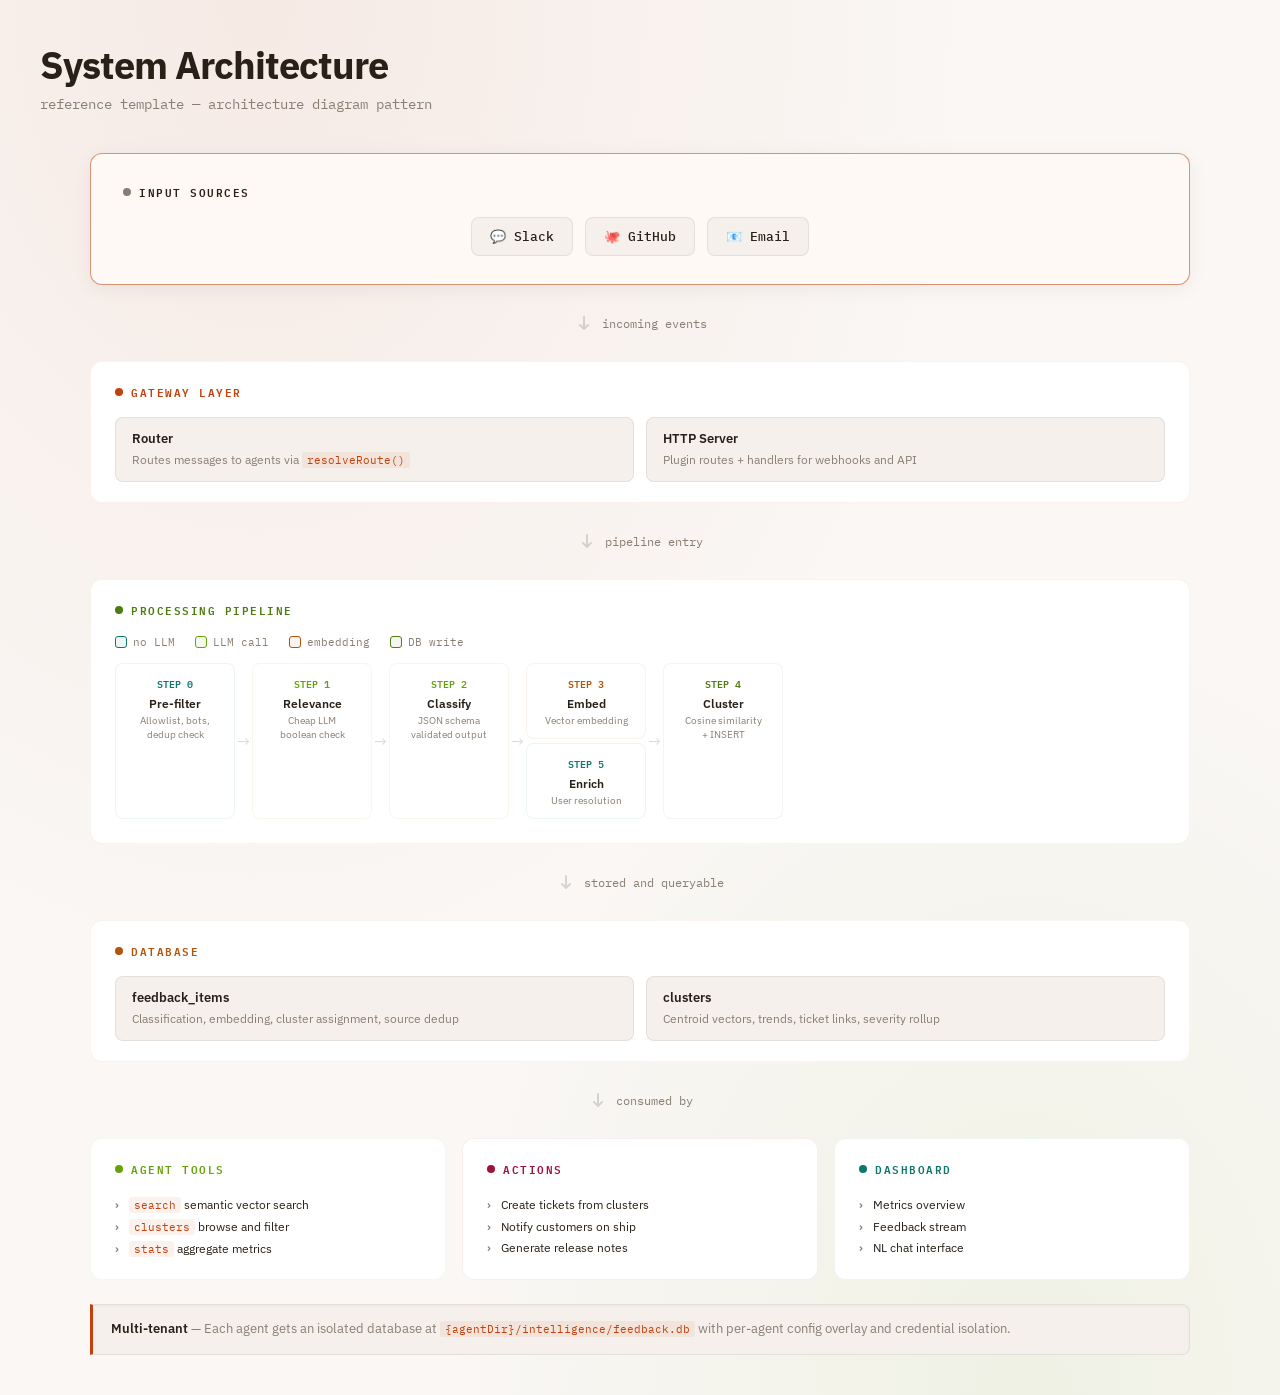
<file: .claude/skills/visual-explainer/templates/architecture.html>
<!DOCTYPE html>
<html lang="en">
<head>
<meta charset="UTF-8">
<meta name="viewport" content="width=device-width, initial-scale=1.0">
<title>Architecture Diagram — Reference Template</title>
<!--
  Reference template for the visual-explainer skill: CSS Grid architecture layout.
  Warm terracotta/sage palette — distinctly different from the teal (mermaid)
  and rose (data-table) templates so agents absorb variety, not a single palette.
  Key patterns demonstrated:
  - Warm non-default palette (terracotta + sage, NOT indigo/violet)
  - Depth tiers: hero (input sources), default (mid sections), recessed (callout)
  - Asymmetric background atmosphere (off-center gradient mesh)
  - Large heading (38px) for typographic contrast
  - Section cards with colored accent borders and dot labels
  - Vertical flow arrows between sections (inline SVG)
  - Horizontal pipeline with step boxes and arrow separators
  - Parallel branch within a pipeline
  - Color-coded legend, three-column output row
  - Staggered fade-in via --i CSS variable (works with interleaved elements)
  - Reduced motion respect, responsive single-column fallback
-->
<link rel="preconnect" href="https://fonts.googleapis.com">
<link rel="preconnect" href="https://fonts.gstatic.com" crossorigin>
<link href="https://fonts.googleapis.com/css2?family=IBM+Plex+Mono:wght@400;500;600&family=IBM+Plex+Sans:wght@400;500;600;700&display=swap" rel="stylesheet">
<style>
  /* ============ THEME ============ */
  :root {
    --font-body: 'IBM Plex Sans', system-ui, sans-serif;
    --font-mono: 'IBM Plex Mono', 'SF Mono', Consolas, monospace;

    /* Light theme — warm terracotta + sage palette */
    --bg: #faf7f5;
    --surface: #ffffff;
    --surface2: #f5f0ec;
    --surface-elevated: #fff9f5;
    --border: rgba(0, 0, 0, 0.07);
    --border-bright: rgba(0, 0, 0, 0.14);
    --text: #292017;
    --text-dim: #8a7e72;
    --accent: #c2410c;
    --accent-dim: rgba(194, 65, 12, 0.07);
    --green: #4d7c0f;
    --green-dim: rgba(77, 124, 15, 0.07);
    --orange: #b45309;
    --orange-dim: rgba(180, 83, 9, 0.07);
    --sage: #65a30d;
    --sage-dim: rgba(101, 163, 13, 0.07);
    --teal: #0f766e;
    --teal-dim: rgba(15, 118, 110, 0.07);
    --plum: #9f1239;
    --plum-dim: rgba(159, 18, 57, 0.07);
  }

  @media (prefers-color-scheme: dark) {
    :root {
      --bg: #1a1412;
      --surface: #231d1a;
      --surface2: #2e2622;
      --surface-elevated: #352d28;
      --border: rgba(255, 255, 255, 0.06);
      --border-bright: rgba(255, 255, 255, 0.12);
      --text: #ede5dd;
      --text-dim: #a69889;
      --accent: #fb923c;
      --accent-dim: rgba(251, 146, 60, 0.12);
      --green: #a3e635;
      --green-dim: rgba(163, 230, 53, 0.1);
      --orange: #fbbf24;
      --orange-dim: rgba(251, 191, 36, 0.1);
      --sage: #bef264;
      --sage-dim: rgba(190, 242, 100, 0.1);
      --teal: #5eead4;
      --teal-dim: rgba(94, 234, 212, 0.1);
      --plum: #fda4af;
      --plum-dim: rgba(253, 164, 175, 0.1);
    }
  }

  /* ============ RESET + BASE ============ */
  * { margin: 0; padding: 0; box-sizing: border-box; }

  body {
    background: var(--bg);
    background-image:
      radial-gradient(ellipse at 20% 0%, var(--accent-dim) 0%, transparent 50%),
      radial-gradient(ellipse at 80% 100%, var(--sage-dim) 0%, transparent 40%);
    color: var(--text);
    font-family: var(--font-body);
    padding: 40px;
    min-height: 100vh;
  }

  /* ============ ANIMATION ============ */
  @keyframes fadeUp {
    from { opacity: 0; transform: translateY(12px); }
    to { opacity: 1; transform: translateY(0); }
  }

  .section, .flow-arrow {
    animation: fadeUp 0.4s ease-out both;
    animation-delay: calc(var(--i, 0) * 0.06s);
  }

  @media (prefers-reduced-motion: reduce) {
    *, *::before, *::after {
      animation-duration: 0.01ms !important;
      animation-delay: 0ms !important;
      transition-duration: 0.01ms !important;
    }
  }

  /* ============ TYPOGRAPHY ============ */
  h1 {
    font-size: 38px;
    font-weight: 700;
    letter-spacing: -1px;
    margin-bottom: 6px;
    text-wrap: balance;
  }

  .subtitle {
    color: var(--text-dim);
    font-size: 14px;
    margin-bottom: 40px;
    font-family: var(--font-mono);
  }

  /* ============ LAYOUT ============ */
  .diagram {
    display: grid;
    grid-template-columns: 1fr;
    gap: 24px;
    max-width: 1100px;
    margin: 0 auto;
  }

  /* ============ SECTION CARD ============ */
  .section {
    background: var(--surface);
    border: 1px solid var(--border);
    border-radius: 12px;
    padding: 20px 24px;
  }

  .section--hero {
    background: var(--surface-elevated);
    border-color: color-mix(in srgb, var(--border) 50%, var(--accent) 50%);
    box-shadow: 0 4px 20px rgba(0, 0, 0, 0.06);
    padding: 28px 32px;
  }

  .section--recessed {
    background: var(--surface2);
    box-shadow: inset 0 1px 3px rgba(0, 0, 0, 0.04);
  }

  .section-label {
    font-family: var(--font-mono);
    font-size: 11px;
    font-weight: 600;
    text-transform: uppercase;
    letter-spacing: 1.5px;
    margin-bottom: 16px;
    display: flex;
    align-items: center;
    gap: 8px;
  }

  .section-label .dot {
    width: 8px;
    height: 8px;
    border-radius: 50%;
    display: inline-block;
  }

  /* Color variants */
  .section--accent { border-color: var(--accent-dim); }
  .section--accent .section-label { color: var(--accent); }
  .section--accent .section-label .dot { background: var(--accent); }

  .section--green { border-color: var(--green-dim); }
  .section--green .section-label { color: var(--green); }
  .section--green .section-label .dot { background: var(--green); }

  .section--orange { border-color: var(--orange-dim); }
  .section--orange .section-label { color: var(--orange); }
  .section--orange .section-label .dot { background: var(--orange); }

  .section--sage { border-color: var(--sage-dim); }
  .section--sage .section-label { color: var(--sage); }
  .section--sage .section-label .dot { background: var(--sage); }

  .section--teal { border-color: var(--teal-dim); }
  .section--teal .section-label { color: var(--teal); }
  .section--teal .section-label .dot { background: var(--teal); }

  .section--plum { border-color: var(--plum-dim); }
  .section--plum .section-label { color: var(--plum); }
  .section--plum .section-label .dot { background: var(--plum); }

  /* ============ INNER GRID ============ */
  .inner-grid {
    display: grid;
    grid-template-columns: 1fr 1fr;
    gap: 12px;
  }

  .inner-card {
    background: var(--surface2);
    border: 1px solid var(--border);
    border-radius: 8px;
    padding: 12px 16px;
  }

  .inner-card .title {
    font-weight: 600;
    font-size: 13px;
    margin-bottom: 4px;
  }

  .inner-card .desc {
    color: var(--text-dim);
    font-size: 12px;
    line-height: 1.5;
  }

  .inner-card code {
    font-family: var(--font-mono);
    font-size: 11px;
    background: var(--accent-dim);
    color: var(--accent);
    padding: 1px 5px;
    border-radius: 3px;
  }

  /* ============ FLOW ARROW ============ */
  .flow-arrow {
    display: flex;
    justify-content: center;
    align-items: center;
    gap: 8px;
    color: var(--text-dim);
    font-family: var(--font-mono);
    font-size: 12px;
    padding: 4px 0;
  }

  .flow-arrow svg {
    width: 20px;
    height: 20px;
    fill: none;
    stroke: var(--border-bright);
    stroke-width: 2;
    stroke-linecap: round;
    stroke-linejoin: round;
  }

  /* ============ PIPELINE ============ */
  .pipeline {
    display: flex;
    gap: 0;
    align-items: stretch;
    overflow-x: auto;
    padding-bottom: 4px;
  }

  .pipeline-step {
    background: var(--surface);
    border: 1px solid var(--border);
    border-radius: 8px;
    padding: 10px 12px;
    min-width: 120px;
    flex-shrink: 0;
    text-align: center;
  }

  .pipeline-step .step-num {
    font-family: var(--font-mono);
    font-size: 10px;
    font-weight: 600;
    margin-bottom: 4px;
  }

  .pipeline-step .step-name {
    font-size: 12px;
    font-weight: 600;
    margin-bottom: 3px;
  }

  .pipeline-step .step-detail {
    font-size: 10px;
    color: var(--text-dim);
    line-height: 1.4;
  }

  /* Step color variants */
  .pipeline-step--teal { border-color: var(--teal-dim); }
  .pipeline-step--teal .step-num { color: var(--teal); }

  .pipeline-step--sage { border-color: var(--sage-dim); }
  .pipeline-step--sage .step-num { color: var(--sage); }

  .pipeline-step--orange { border-color: var(--orange-dim); }
  .pipeline-step--orange .step-num { color: var(--orange); }

  .pipeline-step--green { border-color: var(--green-dim); }
  .pipeline-step--green .step-num { color: var(--green); }

  .pipeline-arrow {
    display: flex;
    align-items: center;
    padding: 0 2px;
    color: var(--border-bright);
    font-size: 16px;
    flex-shrink: 0;
  }

  .pipeline-parallel {
    display: flex;
    flex-direction: column;
    gap: 4px;
  }

  /* ============ THREE COLUMN ROW ============ */
  .three-col {
    display: grid;
    grid-template-columns: 1fr 1fr 1fr;
    gap: 16px;
  }

  /* ============ LIST ============ */
  .node-list {
    list-style: none;
    font-size: 12px;
    line-height: 1.8;
  }

  .node-list li {
    padding-left: 14px;
    position: relative;
  }

  .node-list li::before {
    content: '›';
    color: var(--text-dim);
    font-weight: 600;
    position: absolute;
    left: 0;
  }

  .node-list code {
    font-family: var(--font-mono);
    font-size: 11px;
    background: var(--accent-dim);
    color: var(--accent);
    padding: 1px 5px;
    border-radius: 3px;
  }

  /* ============ CALLOUT ============ */
  .callout {
    background: var(--surface2);
    border: 1px solid var(--border);
    border-left: 3px solid var(--accent);
    border-radius: 0 8px 8px 0;
    padding: 14px 18px;
    font-size: 13px;
    line-height: 1.6;
    color: var(--text-dim);
  }

  .callout strong { color: var(--text); font-weight: 600; }

  .callout code {
    font-family: var(--font-mono);
    font-size: 11px;
    background: var(--accent-dim);
    color: var(--accent);
    padding: 1px 5px;
    border-radius: 3px;
  }

  /* ============ LEGEND ============ */
  .legend {
    display: flex;
    gap: 20px;
    flex-wrap: wrap;
  }

  .legend-item {
    display: flex;
    align-items: center;
    gap: 6px;
    font-size: 11px;
    color: var(--text-dim);
    font-family: var(--font-mono);
  }

  .legend-swatch {
    width: 12px;
    height: 12px;
    border-radius: 3px;
  }

  /* ============ SOURCE PILLS ============ */
  .sources {
    display: flex;
    gap: 12px;
    flex-wrap: wrap;
    justify-content: center;
  }

  .source {
    background: var(--surface2);
    border: 1px solid var(--border);
    border-radius: 8px;
    padding: 10px 18px;
    font-family: var(--font-mono);
    font-size: 13px;
    font-weight: 500;
    display: flex;
    align-items: center;
    gap: 8px;
    transition: border-color 0.2s;
  }

  .source:hover { border-color: var(--border-bright); }

  /* ============ RESPONSIVE ============ */
  @media (max-width: 768px) {
    body { padding: 20px; }
    .inner-grid { grid-template-columns: 1fr; }
    .three-col { grid-template-columns: 1fr; }
    .pipeline { flex-wrap: wrap; gap: 6px; }
    .pipeline-arrow { display: none; }
  }
</style>
</head>
<body>

<h1>System Architecture</h1>
<p class="subtitle">reference template &mdash; architecture diagram pattern</p>

<div class="diagram">

  <!-- Source pills row — hero depth for the entry point -->
  <div class="section section--hero" style="--i:0">
    <div class="section-label"><span class="dot" style="background:var(--text-dim)"></span> Input Sources</div>
    <div class="sources">
      <div class="source"><span>💬</span> Slack</div>
      <div class="source"><span>🐙</span> GitHub</div>
      <div class="source"><span>📧</span> Email</div>
    </div>
  </div>

  <!-- Flow arrow -->
  <div class="flow-arrow" style="--i:1">
    <svg viewBox="0 0 20 20"><path d="M10 4 L10 16 M6 12 L10 16 L14 12"/></svg>
    incoming events
  </div>

  <!-- Gateway section with inner grid -->
  <div class="section section--accent" style="--i:2">
    <div class="section-label"><span class="dot"></span> Gateway Layer</div>
    <div class="inner-grid">
      <div class="inner-card">
        <div class="title">Router</div>
        <div class="desc">Routes messages to agents via <code>resolveRoute()</code></div>
      </div>
      <div class="inner-card">
        <div class="title">HTTP Server</div>
        <div class="desc">Plugin routes + handlers for webhooks and API</div>
      </div>
    </div>
  </div>

  <div class="flow-arrow" style="--i:3">
    <svg viewBox="0 0 20 20"><path d="M10 4 L10 16 M6 12 L10 16 L14 12"/></svg>
    pipeline entry
  </div>

  <!-- Pipeline section -->
  <div class="section section--green" style="--i:4">
    <div class="section-label"><span class="dot"></span> Processing Pipeline</div>
    <div class="legend" style="margin-bottom:14px">
      <div class="legend-item"><div class="legend-swatch" style="background:var(--teal-dim);border:1px solid var(--teal)"></div>no LLM</div>
      <div class="legend-item"><div class="legend-swatch" style="background:var(--sage-dim);border:1px solid var(--sage)"></div>LLM call</div>
      <div class="legend-item"><div class="legend-swatch" style="background:var(--orange-dim);border:1px solid var(--orange)"></div>embedding</div>
      <div class="legend-item"><div class="legend-swatch" style="background:var(--green-dim);border:1px solid var(--green)"></div>DB write</div>
    </div>
    <div class="pipeline">
      <div class="pipeline-step pipeline-step--teal">
        <div class="step-num">STEP 0</div>
        <div class="step-name">Pre-filter</div>
        <div class="step-detail">Allowlist, bots,<br>dedup check</div>
      </div>
      <div class="pipeline-arrow">→</div>
      <div class="pipeline-step pipeline-step--sage">
        <div class="step-num">STEP 1</div>
        <div class="step-name">Relevance</div>
        <div class="step-detail">Cheap LLM<br>boolean check</div>
      </div>
      <div class="pipeline-arrow">→</div>
      <div class="pipeline-step pipeline-step--sage">
        <div class="step-num">STEP 2</div>
        <div class="step-name">Classify</div>
        <div class="step-detail">JSON schema<br>validated output</div>
      </div>
      <div class="pipeline-arrow">→</div>
      <div class="pipeline-parallel">
        <div class="pipeline-step pipeline-step--orange">
          <div class="step-num">STEP 3</div>
          <div class="step-name">Embed</div>
          <div class="step-detail">Vector embedding</div>
        </div>
        <div class="pipeline-step pipeline-step--teal">
          <div class="step-num">STEP 5</div>
          <div class="step-name">Enrich</div>
          <div class="step-detail">User resolution</div>
        </div>
      </div>
      <div class="pipeline-arrow">→</div>
      <div class="pipeline-step pipeline-step--green">
        <div class="step-num">STEP 4</div>
        <div class="step-name">Cluster</div>
        <div class="step-detail">Cosine similarity<br>+ INSERT</div>
      </div>
    </div>
  </div>

  <div class="flow-arrow" style="--i:5">
    <svg viewBox="0 0 20 20"><path d="M10 4 L10 16 M6 12 L10 16 L14 12"/></svg>
    stored and queryable
  </div>

  <!-- Database section -->
  <div class="section section--orange" style="--i:6">
    <div class="section-label"><span class="dot"></span> Database</div>
    <div class="inner-grid">
      <div class="inner-card">
        <div class="title">feedback_items</div>
        <div class="desc">Classification, embedding, cluster assignment, source dedup</div>
      </div>
      <div class="inner-card">
        <div class="title">clusters</div>
        <div class="desc">Centroid vectors, trends, ticket links, severity rollup</div>
      </div>
    </div>
  </div>

  <div class="flow-arrow" style="--i:7">
    <svg viewBox="0 0 20 20"><path d="M10 4 L10 16 M6 12 L10 16 L14 12"/></svg>
    consumed by
  </div>

  <!-- Three column output -->
  <div class="three-col">
    <div class="section section--sage" style="--i:8">
      <div class="section-label"><span class="dot"></span> Agent Tools</div>
      <ul class="node-list">
        <li><code>search</code> semantic vector search</li>
        <li><code>clusters</code> browse and filter</li>
        <li><code>stats</code> aggregate metrics</li>
      </ul>
    </div>
    <div class="section section--plum" style="--i:9">
      <div class="section-label"><span class="dot"></span> Actions</div>
      <ul class="node-list">
        <li>Create tickets from clusters</li>
        <li>Notify customers on ship</li>
        <li>Generate release notes</li>
      </ul>
    </div>
    <div class="section section--teal" style="--i:10">
      <div class="section-label"><span class="dot"></span> Dashboard</div>
      <ul class="node-list">
        <li>Metrics overview</li>
        <li>Feedback stream</li>
        <li>NL chat interface</li>
      </ul>
    </div>
  </div>

  <!-- Callout — recessed depth for secondary info -->
  <div class="callout section section--recessed" style="--i:11">
    <strong>Multi-tenant</strong> &mdash; Each agent gets an isolated database at
    <code>{agentDir}/intelligence/feedback.db</code> with per-agent config overlay
    and credential isolation.
  </div>

</div>

</body>
</html>
</file>
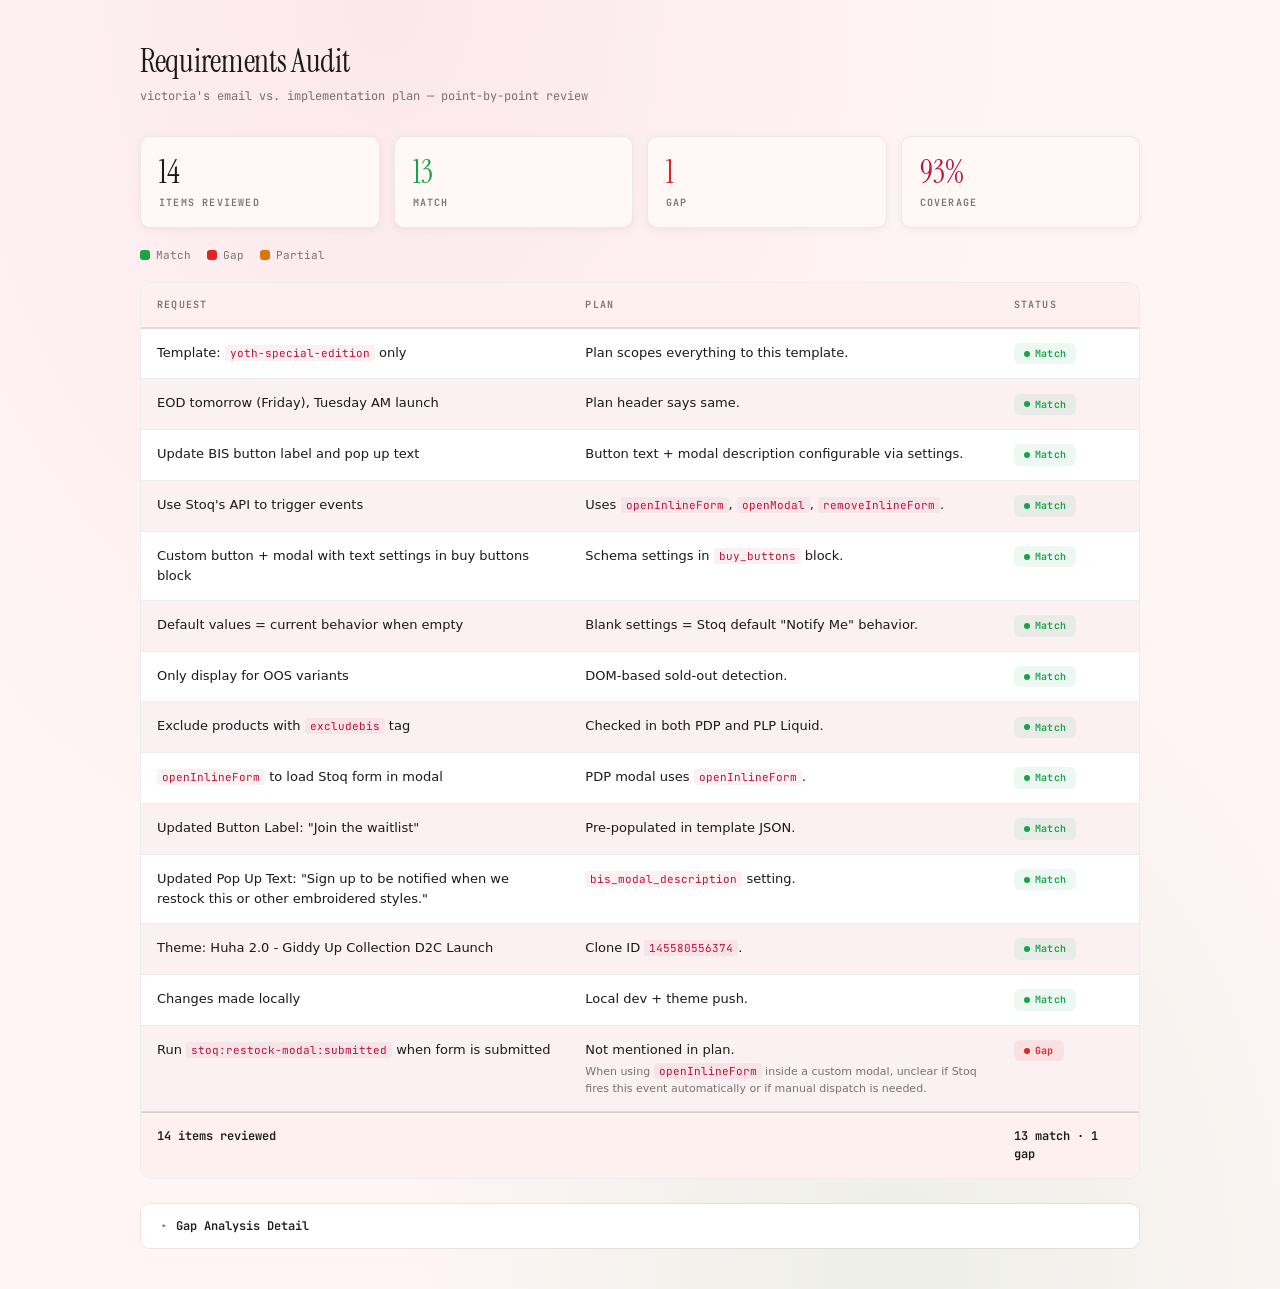
<file: .claude/skills/visual-explainer/templates/data-table.html>
<!DOCTYPE html>
<html lang="en">
<head>
<meta charset="UTF-8">
<meta name="viewport" content="width=device-width, initial-scale=1.0">
<title>Requirements Audit — Reference Template</title>
<!--
  Reference template for the visual-explainer skill: data tables.
  Rose/cranberry palette — distinctly different from terracotta (architecture)
  and teal (mermaid) templates so agents absorb variety.
  Key patterns demonstrated:
  - Rose/cranberry palette (NOT indigo/violet)
  - KPI summary cards above the table (visual hook before the data)
  - Collapsible <details> section (replaces static callout)
  - Depth tiers: elevated KPIs, default table, collapsible for secondary
  - Real <table> element with sticky header, alternating rows
  - Status indicator badges (match, gap, partial)
  - Text wrapping in wide columns, code references in cells
  - Summary footer row with aggregate status
  - Staggered row animation via --i variable
  - Both light and dark themes via prefers-color-scheme
  - Responsive horizontal scroll wrapper
-->
<link rel="preconnect" href="https://fonts.googleapis.com">
<link rel="preconnect" href="https://fonts.gstatic.com" crossorigin>
<link href="https://fonts.googleapis.com/css2?family=Instrument+Serif&family=JetBrains+Mono:wght@400;500;600&display=swap" rel="stylesheet">
<style>
  /* ============ THEME ============ */
  :root {
    --font-body: 'Instrument Serif', 'Georgia', serif;
    --font-mono: 'JetBrains Mono', 'SF Mono', Consolas, monospace;
    --font-sans: system-ui, -apple-system, sans-serif;

    --bg: #fff5f5;
    --surface: #ffffff;
    --surface2: #fef0ee;
    --surface-elevated: #fff8f7;
    --border: rgba(0, 0, 0, 0.07);
    --border-bright: rgba(0, 0, 0, 0.14);
    --text: #1c1917;
    --text-dim: #78716c;
    --accent: #be123c;
    --accent-dim: rgba(190, 18, 60, 0.06);
    --green: #16a34a;
    --green-dim: rgba(22, 163, 74, 0.08);
    --red: #dc2626;
    --red-dim: rgba(220, 38, 38, 0.08);
    --orange: #d97706;
    --orange-dim: rgba(217, 119, 6, 0.08);
  }

  @media (prefers-color-scheme: dark) {
    :root {
      --bg: #1a0a0a;
      --surface: #231414;
      --surface2: #2e1b1b;
      --surface-elevated: #351f1f;
      --border: rgba(255, 255, 255, 0.06);
      --border-bright: rgba(255, 255, 255, 0.12);
      --text: #fde2e2;
      --text-dim: #c9a3a3;
      --accent: #fb7185;
      --accent-dim: rgba(251, 113, 133, 0.12);
      --green: #4ade80;
      --green-dim: rgba(74, 222, 128, 0.1);
      --red: #f87171;
      --red-dim: rgba(248, 113, 113, 0.1);
      --orange: #fbbf24;
      --orange-dim: rgba(251, 191, 36, 0.1);
    }
  }

  /* ============ RESET + BASE ============ */
  * { margin: 0; padding: 0; box-sizing: border-box; }

  body {
    background: var(--bg);
    background-image:
      radial-gradient(ellipse at 30% 0%, var(--accent-dim) 0%, transparent 50%),
      radial-gradient(ellipse at 70% 100%, var(--green-dim) 0%, transparent 40%);
    color: var(--text);
    font-family: var(--font-sans);
    padding: 40px;
    min-height: 100vh;
  }

  /* ============ ANIMATION ============ */
  @keyframes fadeUp {
    from { opacity: 0; transform: translateY(10px); }
    to { opacity: 1; transform: translateY(0); }
  }

  .animate {
    animation: fadeUp 0.35s ease-out both;
    animation-delay: calc(var(--i, 0) * 0.04s);
  }

  @media (prefers-reduced-motion: reduce) {
    *, *::before, *::after {
      animation-duration: 0.01ms !important;
      animation-delay: 0ms !important;
      transition-duration: 0.01ms !important;
    }
  }

  /* ============ CONTAINER ============ */
  .container {
    max-width: 1000px;
    margin: 0 auto;
  }

  /* ============ HEADER ============ */
  h1 {
    font-family: var(--font-body);
    font-size: 32px;
    font-weight: 400;
    letter-spacing: -0.3px;
    margin-bottom: 6px;
  }

  .subtitle {
    color: var(--text-dim);
    font-family: var(--font-mono);
    font-size: 12px;
    margin-bottom: 32px;
  }

  /* ============ LEGEND ============ */
  .legend {
    display: flex;
    gap: 16px;
    flex-wrap: wrap;
    margin-bottom: 20px;
  }

  .legend-item {
    display: flex;
    align-items: center;
    gap: 6px;
    font-family: var(--font-mono);
    font-size: 11px;
    color: var(--text-dim);
  }

  .legend-swatch {
    width: 10px;
    height: 10px;
    border-radius: 3px;
  }

  /* ============ TABLE WRAPPER ============ */
  .table-wrap {
    background: var(--surface);
    border: 1px solid var(--border);
    border-radius: 12px;
    overflow: hidden;
    margin-bottom: 24px;
  }

  .table-scroll {
    overflow-x: auto;
    -webkit-overflow-scrolling: touch;
  }

  /* ============ TABLE ============ */
  .data-table {
    width: 100%;
    border-collapse: collapse;
    font-size: 13px;
    line-height: 1.55;
  }

  /* Header */
  .data-table thead {
    position: sticky;
    top: 0;
    z-index: 2;
  }

  .data-table th {
    background: var(--surface2);
    font-family: var(--font-mono);
    font-size: 10px;
    font-weight: 600;
    text-transform: uppercase;
    letter-spacing: 1.2px;
    color: var(--text-dim);
    text-align: left;
    padding: 14px 16px;
    border-bottom: 2px solid var(--border-bright);
    white-space: nowrap;
  }

  /* Cells */
  .data-table td {
    padding: 14px 16px;
    border-bottom: 1px solid var(--border);
    vertical-align: top;
  }

  .data-table tbody tr:last-child td {
    border-bottom: none;
  }

  /* Wide text column */
  .data-table .wide {
    min-width: 220px;
    max-width: 440px;
  }

  /* Alternating rows */
  .data-table tbody tr:nth-child(even) {
    background: var(--accent-dim);
  }

  /* Row hover + animation stagger */
  .data-table tbody tr {
    transition: background 0.15s ease;
    animation: fadeUp 0.35s ease-out both;
    animation-delay: calc(var(--i, 0) * 0.04s);
  }

  .data-table tbody tr:hover {
    background: var(--border);
  }

  /* Code in cells */
  .data-table code {
    font-family: var(--font-mono);
    font-size: 11px;
    background: var(--accent-dim);
    color: var(--accent);
    padding: 1px 5px;
    border-radius: 3px;
  }

  /* Secondary text */
  .data-table small {
    display: block;
    color: var(--text-dim);
    font-size: 11px;
    margin-top: 3px;
  }

  /* ============ STATUS BADGES ============ */
  .status {
    display: inline-flex;
    align-items: center;
    gap: 5px;
    font-family: var(--font-mono);
    font-size: 10px;
    font-weight: 600;
    padding: 3px 10px;
    border-radius: 6px;
    white-space: nowrap;
    letter-spacing: 0.3px;
  }

  .status--match {
    background: var(--green-dim);
    color: var(--green);
  }

  .status--gap {
    background: var(--red-dim);
    color: var(--red);
  }

  .status--partial {
    background: var(--orange-dim);
    color: var(--orange);
  }

  /* Dot before status text */
  .status::before {
    content: '';
    width: 6px;
    height: 6px;
    border-radius: 50%;
    background: currentColor;
  }

  /* ============ FOOTER ROW ============ */
  .data-table tfoot td {
    background: var(--surface2);
    font-weight: 600;
    font-family: var(--font-mono);
    font-size: 12px;
    border-top: 2px solid var(--border-bright);
    border-bottom: none;
    padding: 14px 16px;
  }

  /* ============ KPI SUMMARY ============ */
  .kpi-row {
    display: grid;
    grid-template-columns: repeat(auto-fit, minmax(140px, 1fr));
    gap: 14px;
    margin-bottom: 20px;
  }

  .kpi-card {
    background: var(--surface-elevated, var(--surface));
    border: 1px solid var(--border);
    border-radius: 10px;
    padding: 18px;
    box-shadow: 0 2px 8px rgba(0, 0, 0, 0.05);
  }

  .kpi-card__value {
    font-family: var(--font-body);
    font-size: 32px;
    font-weight: 400;
    line-height: 1.1;
    font-variant-numeric: tabular-nums;
  }

  .kpi-card__value--green { color: var(--green); }
  .kpi-card__value--red { color: var(--red); }
  .kpi-card__value--orange { color: var(--orange); }

  .kpi-card__label {
    font-family: var(--font-mono);
    font-size: 10px;
    font-weight: 600;
    text-transform: uppercase;
    letter-spacing: 1.2px;
    color: var(--text-dim);
    margin-top: 6px;
  }

  /* ============ COLLAPSIBLE ============ */
  details.collapsible {
    border: 1px solid var(--border);
    border-radius: 10px;
    overflow: hidden;
  }

  details.collapsible summary {
    padding: 14px 20px;
    background: var(--surface);
    font-family: var(--font-mono);
    font-size: 12px;
    font-weight: 600;
    cursor: pointer;
    list-style: none;
    display: flex;
    align-items: center;
    gap: 8px;
    color: var(--text);
    transition: background 0.15s ease;
  }

  details.collapsible summary:hover {
    background: var(--surface-elevated, var(--surface));
  }

  details.collapsible summary::-webkit-details-marker { display: none; }

  details.collapsible summary::before {
    content: '▸';
    font-size: 11px;
    color: var(--text-dim);
    transition: transform 0.15s ease;
  }

  details.collapsible[open] summary::before {
    transform: rotate(90deg);
  }

  details.collapsible .collapsible__body {
    padding: 16px 20px;
    border-top: 1px solid var(--border);
    font-size: 13px;
    line-height: 1.6;
    color: var(--text-dim);
  }

  details.collapsible .collapsible__body strong {
    color: var(--text);
    font-weight: 600;
  }

  details.collapsible .collapsible__body code {
    font-family: var(--font-mono);
    font-size: 11px;
    background: var(--accent-dim);
    color: var(--accent);
    padding: 1px 5px;
    border-radius: 3px;
  }

  /* ============ RESPONSIVE ============ */
  @media (max-width: 768px) {
    body { padding: 16px; }
    h1 { font-size: 24px; }
    .data-table th,
    .data-table td { padding: 10px 12px; }
  }
</style>
</head>
<body>

<div class="container">

  <h1 class="animate" style="--i:0">Requirements Audit</h1>
  <p class="subtitle animate" style="--i:1">victoria's email vs. implementation plan &mdash; point-by-point review</p>

  <div class="kpi-row animate" style="--i:2">
    <div class="kpi-card">
      <div class="kpi-card__value">14</div>
      <div class="kpi-card__label">Items Reviewed</div>
    </div>
    <div class="kpi-card">
      <div class="kpi-card__value kpi-card__value--green">13</div>
      <div class="kpi-card__label">Match</div>
    </div>
    <div class="kpi-card">
      <div class="kpi-card__value kpi-card__value--red">1</div>
      <div class="kpi-card__label">Gap</div>
    </div>
    <div class="kpi-card">
      <div class="kpi-card__value" style="color:var(--accent)">93%</div>
      <div class="kpi-card__label">Coverage</div>
    </div>
  </div>

  <div class="legend animate" style="--i:3">
    <div class="legend-item"><div class="legend-swatch" style="background:var(--green)"></div> Match</div>
    <div class="legend-item"><div class="legend-swatch" style="background:var(--red)"></div> Gap</div>
    <div class="legend-item"><div class="legend-swatch" style="background:var(--orange)"></div> Partial</div>
  </div>

  <div class="table-wrap animate" style="--i:4">
    <div class="table-scroll">
      <table class="data-table">
        <thead>
          <tr>
            <th class="wide">Request</th>
            <th class="wide">Plan</th>
            <th>Status</th>
          </tr>
        </thead>
        <tbody>
          <tr style="--i:4">
            <td class="wide">Template: <code>yoth-special-edition</code> only</td>
            <td class="wide">Plan scopes everything to this template.</td>
            <td><span class="status status--match">Match</span></td>
          </tr>
          <tr style="--i:5">
            <td class="wide">EOD tomorrow (Friday), Tuesday AM launch</td>
            <td class="wide">Plan header says same.</td>
            <td><span class="status status--match">Match</span></td>
          </tr>
          <tr style="--i:6">
            <td class="wide">Update BIS button label and pop up text</td>
            <td class="wide">Button text + modal description configurable via settings.</td>
            <td><span class="status status--match">Match</span></td>
          </tr>
          <tr style="--i:7">
            <td class="wide">Use Stoq's API to trigger events</td>
            <td class="wide">Uses <code>openInlineForm</code>, <code>openModal</code>, <code>removeInlineForm</code>.</td>
            <td><span class="status status--match">Match</span></td>
          </tr>
          <tr style="--i:8">
            <td class="wide">Custom button + modal with text settings in buy buttons block</td>
            <td class="wide">Schema settings in <code>buy_buttons</code> block.</td>
            <td><span class="status status--match">Match</span></td>
          </tr>
          <tr style="--i:9">
            <td class="wide">Default values = current behavior when empty</td>
            <td class="wide">Blank settings = Stoq default "Notify Me" behavior.</td>
            <td><span class="status status--match">Match</span></td>
          </tr>
          <tr style="--i:10">
            <td class="wide">Only display for OOS variants</td>
            <td class="wide">DOM-based sold-out detection.</td>
            <td><span class="status status--match">Match</span></td>
          </tr>
          <tr style="--i:11">
            <td class="wide">Exclude products with <code>excludebis</code> tag</td>
            <td class="wide">Checked in both PDP and PLP Liquid.</td>
            <td><span class="status status--match">Match</span></td>
          </tr>
          <tr style="--i:12">
            <td class="wide"><code>openInlineForm</code> to load Stoq form in modal</td>
            <td class="wide">PDP modal uses <code>openInlineForm</code>.</td>
            <td><span class="status status--match">Match</span></td>
          </tr>
          <tr style="--i:13">
            <td class="wide">Updated Button Label: "Join the waitlist"</td>
            <td class="wide">Pre-populated in template JSON.</td>
            <td><span class="status status--match">Match</span></td>
          </tr>
          <tr style="--i:14">
            <td class="wide">Updated Pop Up Text: "Sign up to be notified when we restock this or other embroidered styles."</td>
            <td class="wide"><code>bis_modal_description</code> setting.</td>
            <td><span class="status status--match">Match</span></td>
          </tr>
          <tr style="--i:15">
            <td class="wide">Theme: Huha 2.0 - Giddy Up Collection D2C Launch</td>
            <td class="wide">Clone ID <code>145580556374</code>.</td>
            <td><span class="status status--match">Match</span></td>
          </tr>
          <tr style="--i:16">
            <td class="wide">Changes made locally</td>
            <td class="wide">Local dev + theme push.</td>
            <td><span class="status status--match">Match</span></td>
          </tr>
          <tr style="--i:17">
            <td class="wide">Run <code>stoq:restock-modal:submitted</code> when form is submitted</td>
            <td class="wide">Not mentioned in plan.
              <small>When using <code>openInlineForm</code> inside a custom modal, unclear if Stoq fires this event automatically or if manual dispatch is needed.</small>
            </td>
            <td><span class="status status--gap">Gap</span></td>
          </tr>
        </tbody>
        <tfoot>
          <tr>
            <td>14 items reviewed</td>
            <td></td>
            <td>13 match &middot; 1 gap</td>
          </tr>
        </tfoot>
      </table>
    </div>
  </div>

  <details class="collapsible animate" style="--i:19">
    <summary>Gap Analysis Detail</summary>
    <div class="collapsible__body">
      <strong>Gap: <code>stoq:restock-modal:submitted</code> event.</strong>
      Michael explicitly requests firing this event on form submission. The plan uses Stoq's <code>openInlineForm</code> inside a custom modal, but doesn't address whether Stoq dispatches this event automatically in that context. If other integrations (Klaviyo, analytics, theme JS) listen for it, missing it could silently break the submission pipeline. Recommend adding an explicit <code>dispatchEvent</code> call as a safety net.
    </div>
  </details>

</div>

</body>
</html>
</file>
